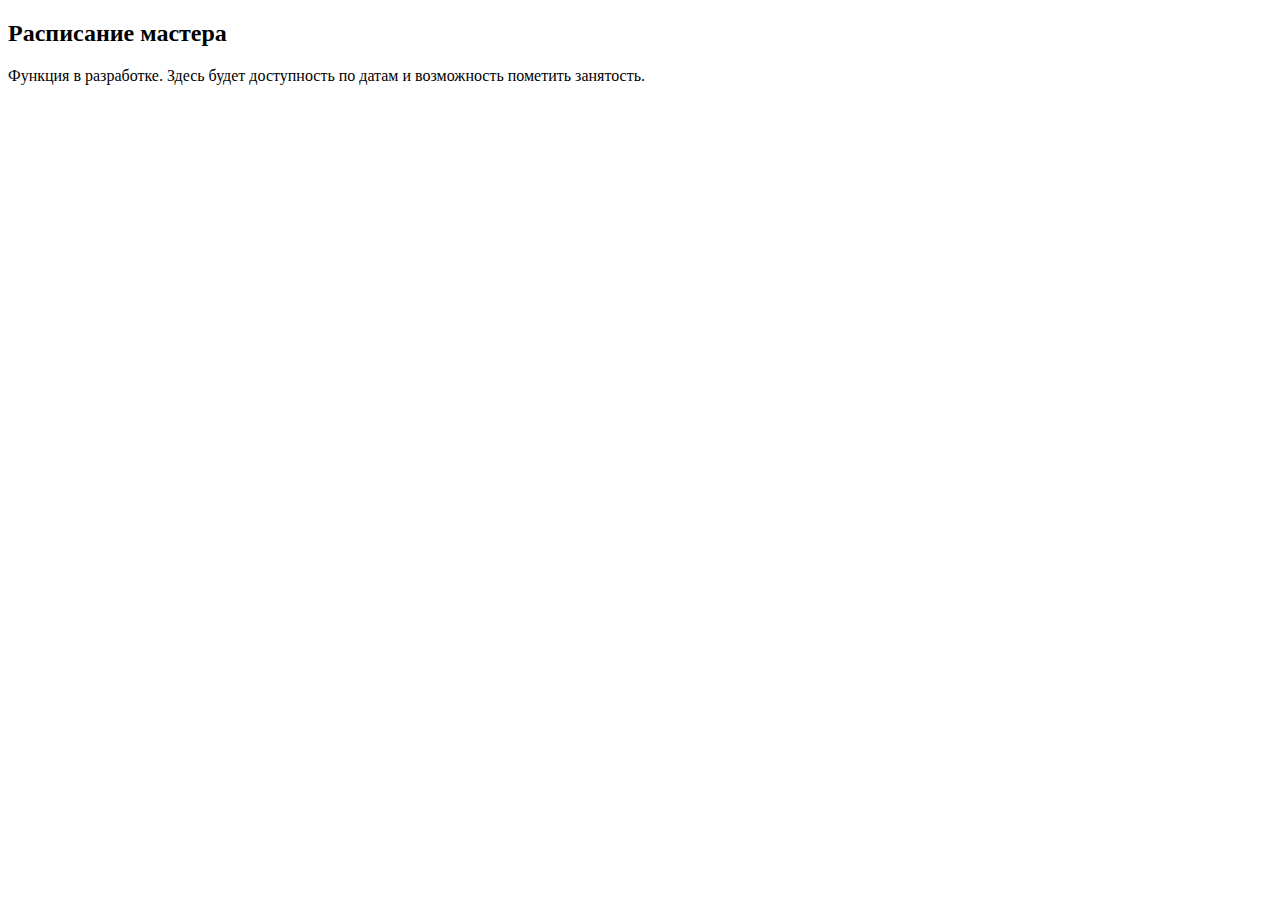
<file: templates/admin_panel.html>
<!DOCTYPE html>
<html>
<head>
    <title>Админ-панель</title>
</head>
<body>
    <h2>Расписание мастера</h2>
    <p>Функция в разработке. Здесь будет доступность по датам и возможность пометить занятость.</p>
</body>
</html>
</file>
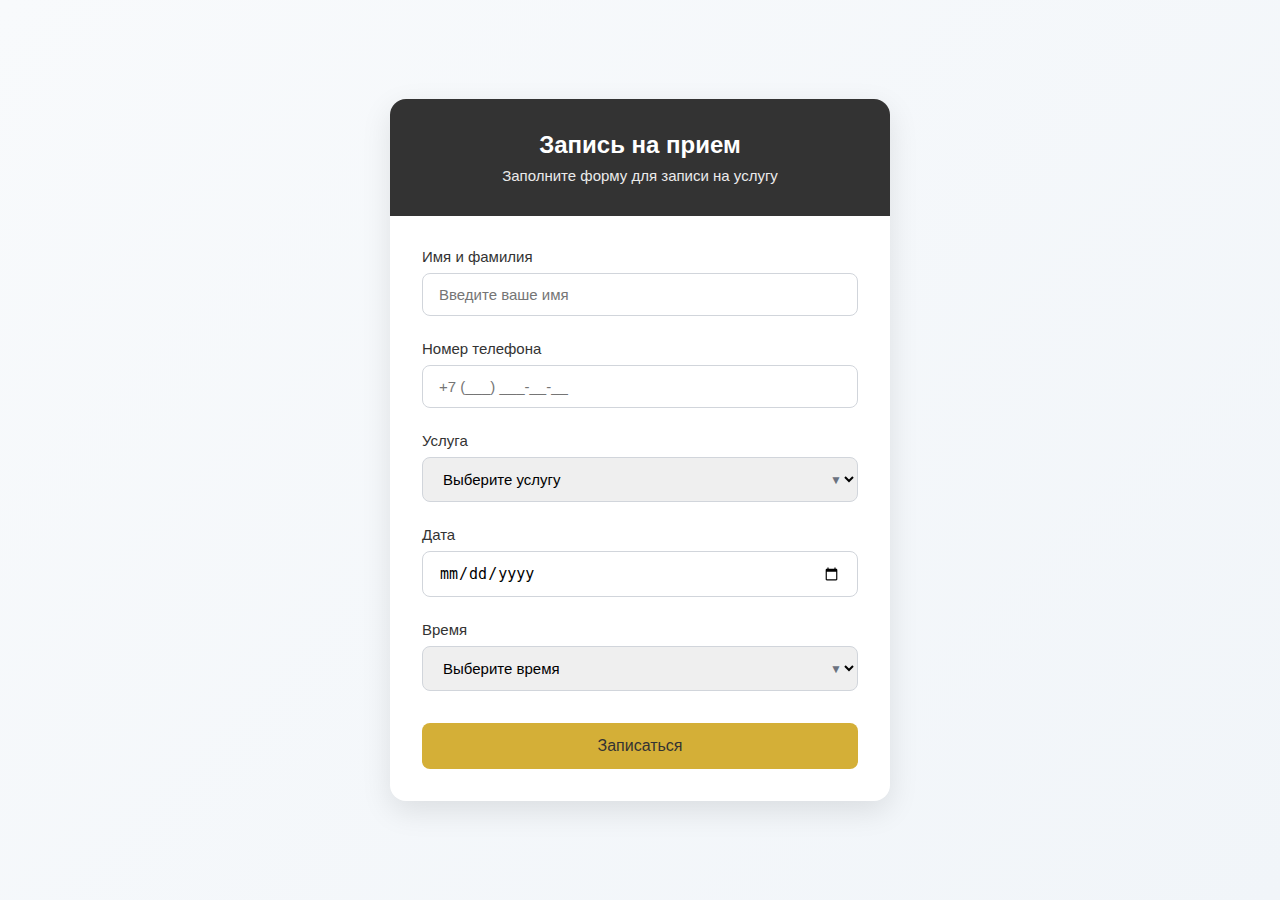
<file: templates/login.html>
<!DOCTYPE html>
<html>
<head>
    <meta charset="UTF-8">
    <title>Запись</title>
    <link rel="stylesheet" href="/static/css/style1.css">
</head>
<body>
  <div class="container">
    <div class="header">
      <h1>Запись на прием</h1>
      <p>Заполните форму для записи на услугу</p>
    </div>

    <section class="booking-form">
      <form action="/book" method="POST" id="appointment-form" class="form">
        <div class="form-group">
          <label for="name">Имя и фамилия</label>
          <input type="text" id="name" class="form-control" placeholder="Введите ваше имя" required>
        </div>
      
        <div class="form-group">
          <label for="phone">Номер телефона</label>
          <input type="tel" id="phone" class="form-control" placeholder="+7 (___) ___-__-__" required>
        </div>
      
        <div class="form-group">
          <label for="service">Услуга</label>
          <div class="select-wrapper">
            <select id="service" class="form-control" required>
              <option value="" disabled selected>Выберите услугу</option>
              <option value="haircut">Стрижка</option>
             <option value="coloring">Окрашивание</option>
              <option value="manicure">Маникюр</option>
              <option value="pedicure">Педикюр</option>
              <option value="massage">Массаж</option>
              <option value="consultation">Консультация</option>
            </select>
          </div>
        </div>
      
        <div class="form-group">
          <label for="date">Дата</label>
          <input type="date" id="date" class="form-control" required>
        </div>
      
        <div class="form-group">
          <label for="time">Время</label>
          <div class="select-wrapper">
            <select id="time" class="form-control" required>
              <option value="" disabled selected>Выберите время</option>
              <option value="09:00">09:00</option>
              <option value="10:00">10:00</option>
              <option value="11:00">11:00</option>
              <option value="12:00">12:00</option>
              <option value="13:00">13:00</option>
              <option value="14:00">14:00</option>
              <option value="15:00">15:00</option>
              <option value="16:00">16:00</option>
              <option value="17:00">17:00</option>
              <option value="18:00">18:00</option>
            </select>
          </div>
        </div>
      
        <button type="submit" class="btn">Записаться</button>
      </form>
    </section>
      <div id="success-message" class="success-message">
        Спасибо! Для потверждения записи нужно потвердить номер телефона!
      </div>
  </div>

  <script>
    document.addEventListener('DOMContentLoaded', function() {
      // Установка минимальной даты - сегодня
      const today = new Date().toISOString().split('T')[0];
      document.getElementById('date').min = today;
      
      // Обработка отправки формы
      const form = document.getElementById('appointment-form');
      const successMessage = document.getElementById('success-message');
      
      form.addEventListener('submit', function(e) {
        e.preventDefault();
        
        // Здесь в реальном приложении вы бы отправляли данные в базу данных
        // Например, с помощью fetch() запроса к API
        
        console.log('Форма отправлена:', {
          name: document.getElementById('name').value,
          phone: document.getElementById('phone').value,
          service: document.getElementById('service').value,
          date: document.getElementById('date').value,
          time: document.getElementById('time').value
        });
        
        // Показываем сообщение об успехе
        form.style.display = 'none';
        successMessage.style.display = 'block';
      });
    });
  </script>
</body>
</html>
</file>
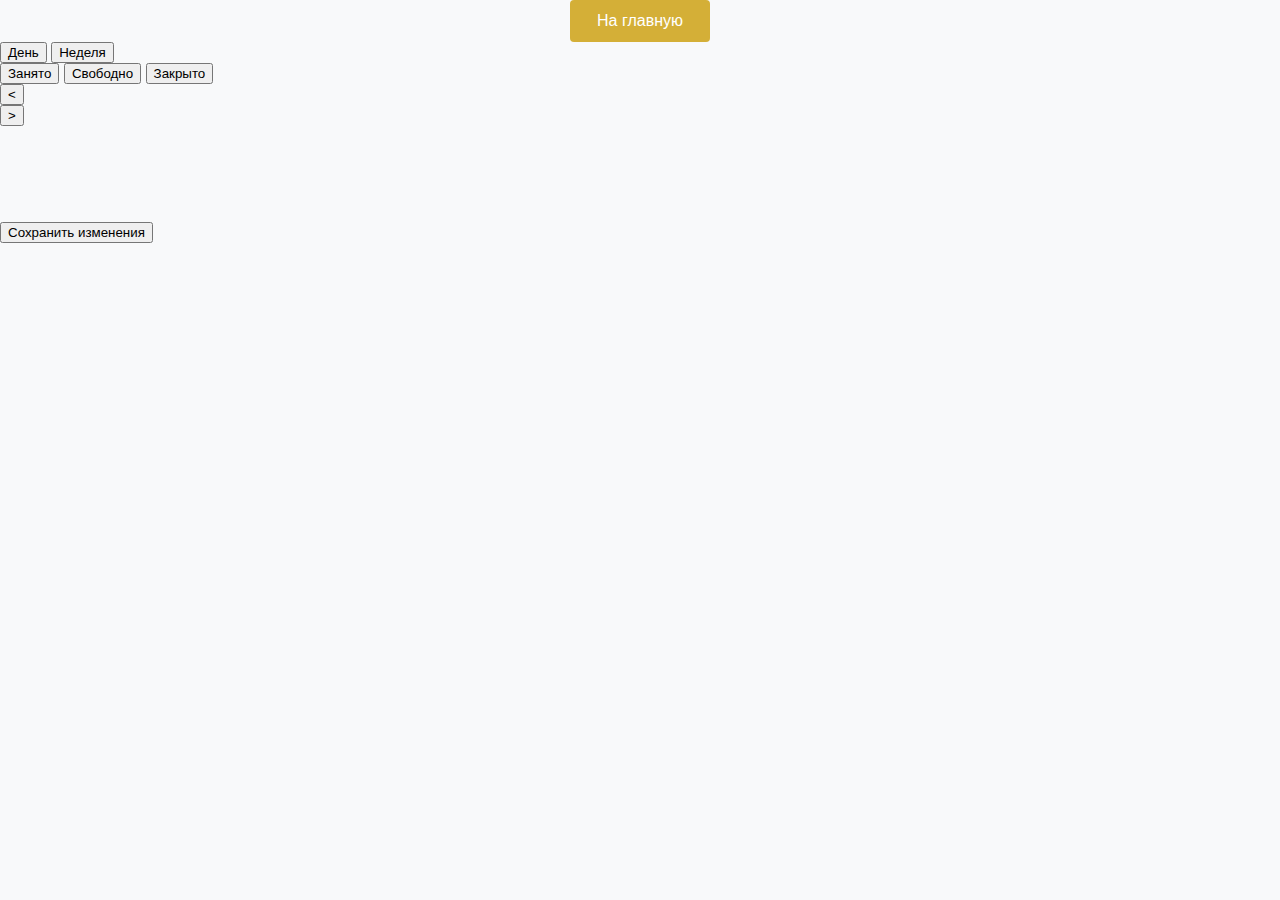
<file: mysite/templates/admin_panel.html>
<!DOCTYPE html>
<html lang="ru">

<head>
  <meta charset="UTF-8" />
  <meta name="viewport" content="width=device-width, initial-scale=1.0" />
  <title>Админ-панель</title>
  <link rel="shortcut icon" href="/static/images/icon.svg" type="image/x-icon" />
  <link rel="stylesheet" href="/static/css/style.css" />
</head>

<body>
  <div class="container" style="padding-bottom: 6rem;">
    <div class="admin-container">
      <a class="btn gray" href="/">На главную</a>

      <div class="controls period">
        <button class="btn period-btn active" data-period="day">День</button>
        <button class="btn period-btn" data-period="week">Неделя</button>
      </div>

      <div class="controls">
        <button class="btn status-btn" data-status="busy">Занято</button>
        <button class="btn status-btn" data-status="free">Свободно</button>
        <button class="btn status-btn" data-status="off">Закрыто</button>
      </div>

      <div class="nav-row">
        <button class="btn nav-btn gray" data-dir="prev">&lt;</button>
        <div class="date-range" id="date-range"></div>
        <button class="btn nav-btn gray" data-dir="next">&gt;</button>
      </div>

      <div class="table-wrapper">
        <div id="table-container"></div>
      </div>

    </div>
  </div>
  <div class="bottom-panel">
    <button class="save-btn btn big-boss-andrey">Сохранить изменения</button>
  </div>
</body>
<script src="/static/js/admin.js"></script>

</html>
</file>
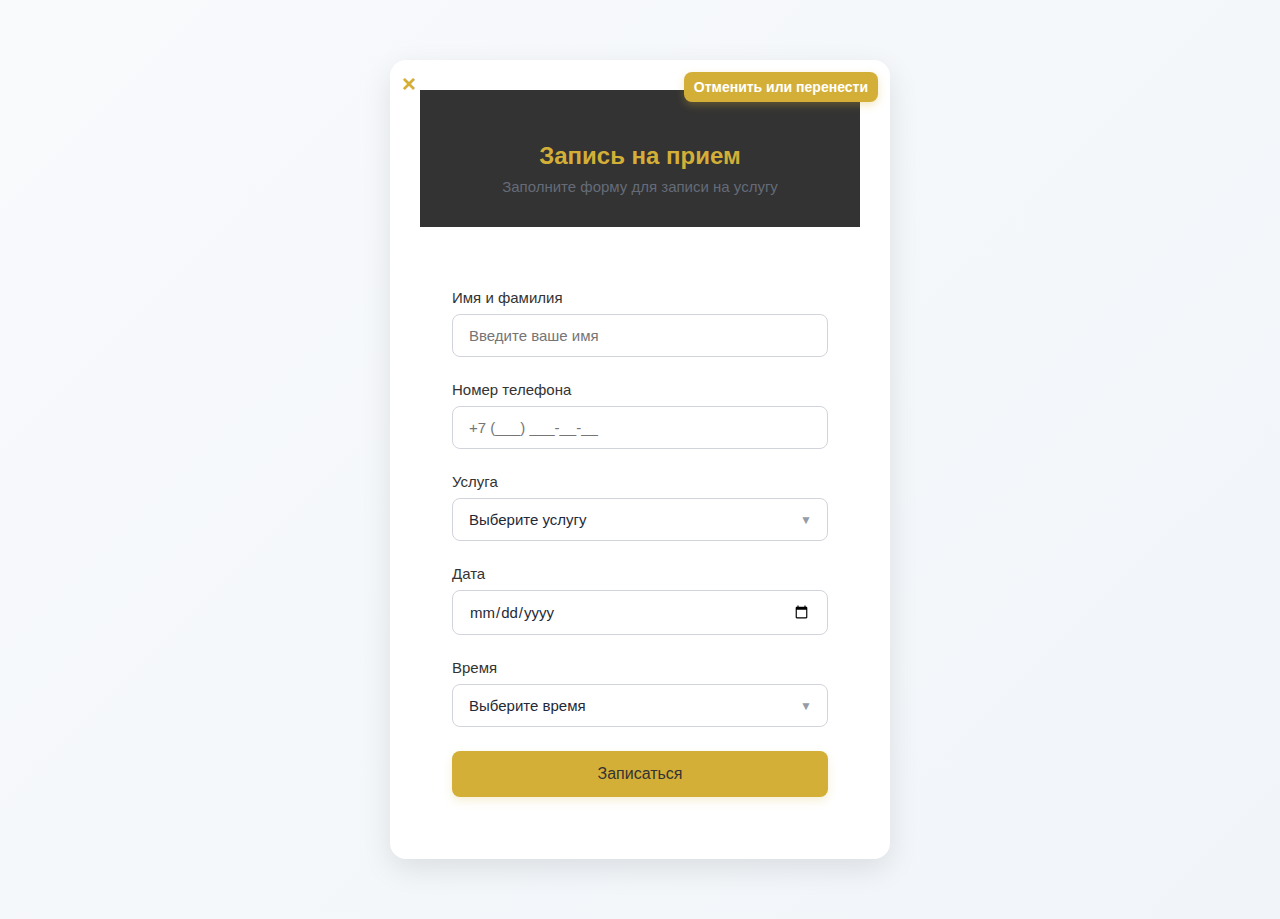
<file: mysite/templates/booking.html>
<!DOCTYPE html>
<html lang="ru">
  <head>
    <meta charset="UTF-8" />
    <meta name="viewport" content="width=device-width, initial-scale=1.0" />
    <title>Запись на прием</title>
    <style>
      /*я не знаю какой шрифт выбрать*/
      * {
        font-family: "Segoe UI", sans-serif;
      }
      :root {
        --primary: #d4af37;
        --primary-light: #f9f5e8;
        --dark: #333333;
        --gray: #6b7280;
        --white: #ffffff;
        --text: #1f2937;
      }

      body {
        font-family: "Segoe UI", Tahoma, Geneva, Verdana, sans-serif;
        background-color: var(--primary-light);
        margin: 0;
        padding: 0;
        color: var(--text);
      }

      .container {
        position: relative;
        max-width: 600px;
        margin: 40px auto;
        padding: 30px;
        background: var(--white);
        border-radius: 14px;
        box-shadow: 0 8px 25px rgba(212, 175, 55, 0.15);
      }

      .close-btn {
        position: absolute;
        top: 12px;
        left: 12px;
        width: auto;
        height: auto;
        color: var(--primary);
        font-weight: bold;
        font-size: 24px;
        background-color: transparent;
        border: none;
        display: flex;
        align-items: center;
        justify-content: center;
        transition: color 0.3s ease, transform 0.2s ease;
        cursor: pointer;
        line-height: 1;
        text-decoration: none;
      }

      .close-btn:hover {
        color: #c09f2e;
        transform: translateY(-1px);
      }

      .top-right-btn {
        position: absolute;
        top: 12px;
        right: 12px;
        padding: 7px 10px;
        background-color: var(--primary);
        color: var(--white);
        text-decoration: none;
        font-weight: bold;
        font-size: 14px;
        border-radius: 8px;
        box-shadow: 0 3px 8px rgba(212, 175, 55, 0.3);
        transition: background-color 0.3s ease, transform 0.2s ease;
      }

      .top-right-btn:hover {
        background-color: #c09f2e;
        transform: translateY(-1px);
      }

      .header {
        text-align: center;
        margin-bottom: 30px;
      }

      .header h1 {
        margin: 20px 0 0;
        font-size: 30px;
        color: var(--primary);
        font-weight: 600;
      }

      .header p {
        margin: 5px 0 0;
        color: var(--gray);
        font-size: 16px;
      }

      .btns_for_selection {
        display: block;
        width: 95%;
        padding: 16px;
        background-color: var(--primary);
        color: var(--white);
        font-size: 18px;
        font-weight: bold;
        border: none;
        border-radius: 10px;
        cursor: pointer;
        text-align: center;
        text-decoration: none;
        box-shadow: 0 4px 10px rgba(212, 175, 55, 0.2);
        transition: background-color 0.3s, transform 0.2s;
        margin-bottom: 16px;
      }

      .btns_for_selection:last-child {
        margin-bottom: 0;
      }

      .btns_for_selection:hover {
        background-color: #c09f2e;
        transform: translateY(-2px);
      }

      .buttons-container {
        display: flex;
        flex-direction: column;
        gap: 12px;
      }

      .booking-form {
        margin-top: 20px;
      }

      .form-group {
        margin-bottom: 22px;
      }

      label {
        display: block;
        margin-bottom: 8px;
        font-weight: 600;
        color: var(--dark);
      }

      .form-control {
        width: 100%;
        padding: 12px 14px;
        border: 1px solid #ddd;
        border-radius: 10px;
        font-size: 16px;
        color: var(--text);
        background-color: var(--white);
        box-sizing: border-box;
        transition: border-color 0.3s, box-shadow 0.3s;
      }

      .form-control:focus {
        outline: none;
        border-color: var(--primary);
        box-shadow: 0 0 0 3px rgba(212, 175, 55, 0.2);
      }

      .select-wrapper {
        position: relative;
      }

      .select-wrapper::after {
        content: "▼";
        font-size: 10px;
        color: var(--gray);
        position: absolute;
        right: 14px;
        top: 50%;
        transform: translateY(-50%);
        pointer-events: none;
        opacity: 0.7;
      }

      select.form-control {
        appearance: none;
        -webkit-appearance: none;
        background: transparent;
      }

      .btn {
        display: block;
        width: 100%;
        padding: 14px;
        background-color: var(--primary);
        color: var(--white);
        font-size: 18px;
        font-weight: bold;
        border: none;
        border-radius: 10px;
        cursor: pointer;
        transition: background-color 0.3s, transform 0.2s;
        box-shadow: 0 4px 10px rgba(212, 175, 55, 0.2);
      }

      .btn:hover {
        background-color: #c09f2e;
        transform: translateY(-2px);
      }

      .success-message {
        display: none;
        text-align: center;
        font-size: 18px;
        color: var(--primary);
        margin-top: 25px;
        padding: 18px;
        background-color: var(--primary-light);
        border: 1px solid #e6d8a8;
        border-radius: 10px;
        font-weight: 500;
      }
    </style>

    <link rel="stylesheet" href="/static/css/style1.css" />
  </head>
  <body>
    <div class="container">
      <div class="close-btn" onclick="window.history.back()">×</div>
      <a href="canceling or rescheduling.html" class="top-right-btn"
        >Отменить или перенести</a
      >

      <div class="header">
        <h1>Запись на прием</h1>
        <p>Заполните форму для записи на услугу</p>
      </div>

      <section class="booking-form">
        <form action="/book" method="POST" id="appointment-form" class="form">
          <div class="form-group">
            <label for="name">Имя и фамилия</label>
            <input
              type="text"
              id="name"
              class="form-control"
              placeholder="Введите ваше имя"
              required
            />
          </div>

          <div class="form-group">
            <label for="phone">Номер телефона</label>
            <input
              type="tel"
              id="phone"
              class="form-control"
              placeholder="+7 (___) ___-__-__"
              required
            />
          </div>

          <div class="form-group">
            <label for="service">Услуга</label>
            <div class="select-wrapper">
              <select id="service" class="form-control" required>
                <option value="" disabled selected>Выберите услугу</option>
                <option value="haircut">Стрижка</option>
                <option value="coloring">Окрашивание</option>
                <option value="manicure">Маникюр</option>
                <option value="pedicure">Педикюр</option>
                <option value="massage">Массаж</option>
                <option value="consultation">Консультация</option>
              </select>
            </div>
          </div>

          <div class="form-group">
            <label for="date">Дата</label>
            <input type="date" id="date" class="form-control" required />
          </div>

          <div class="form-group">
            <label for="time">Время</label>
            <div class="select-wrapper">
              <select id="time" class="form-control" required>
                <option value="" disabled selected>Выберите время</option>
                <option value="09:00">09:00</option>
                <option value="10:00">10:00</option>
                <option value="11:00">11:00</option>
                <option value="12:00">12:00</option>
                <option value="13:00">13:00</option>
                <option value="14:00">14:00</option>
                <option value="15:00">15:00</option>
                <option value="16:00">16:00</option>
                <option value="17:00">17:00</option>
                <option value="18:00">18:00</option>
              </select>
            </div>
          </div>

          <button type="submit" class="btn">Записаться</button>
        </form>
      </section>

      <div id="success-message" class="success-message">
        Спасибо! Для подтверждения записи нужно подтвердить номер телефона!
      </div>
    </div>

    <script>
      document.addEventListener("DOMContentLoaded", function () {
        const today = new Date().toISOString().split("T")[0];
        document.getElementById("date").min = today;

        const form = document.getElementById("appointment-form");
        const successMessage = document.getElementById("success-message");

        form.addEventListener("submit", function (e) {
          e.preventDefault();

          console.log("Форма отправлена:", {
            name: document.getElementById("name").value,
            phone: document.getElementById("phone").value,
            service: document.getElementById("service").value,
            date: document.getElementById("date").value,
            time: document.getElementById("time").value,
          });

          form.style.display = "none";
          successMessage.style.display = "block";
        });
      });
    </script>
  </body>
</html>
</file>
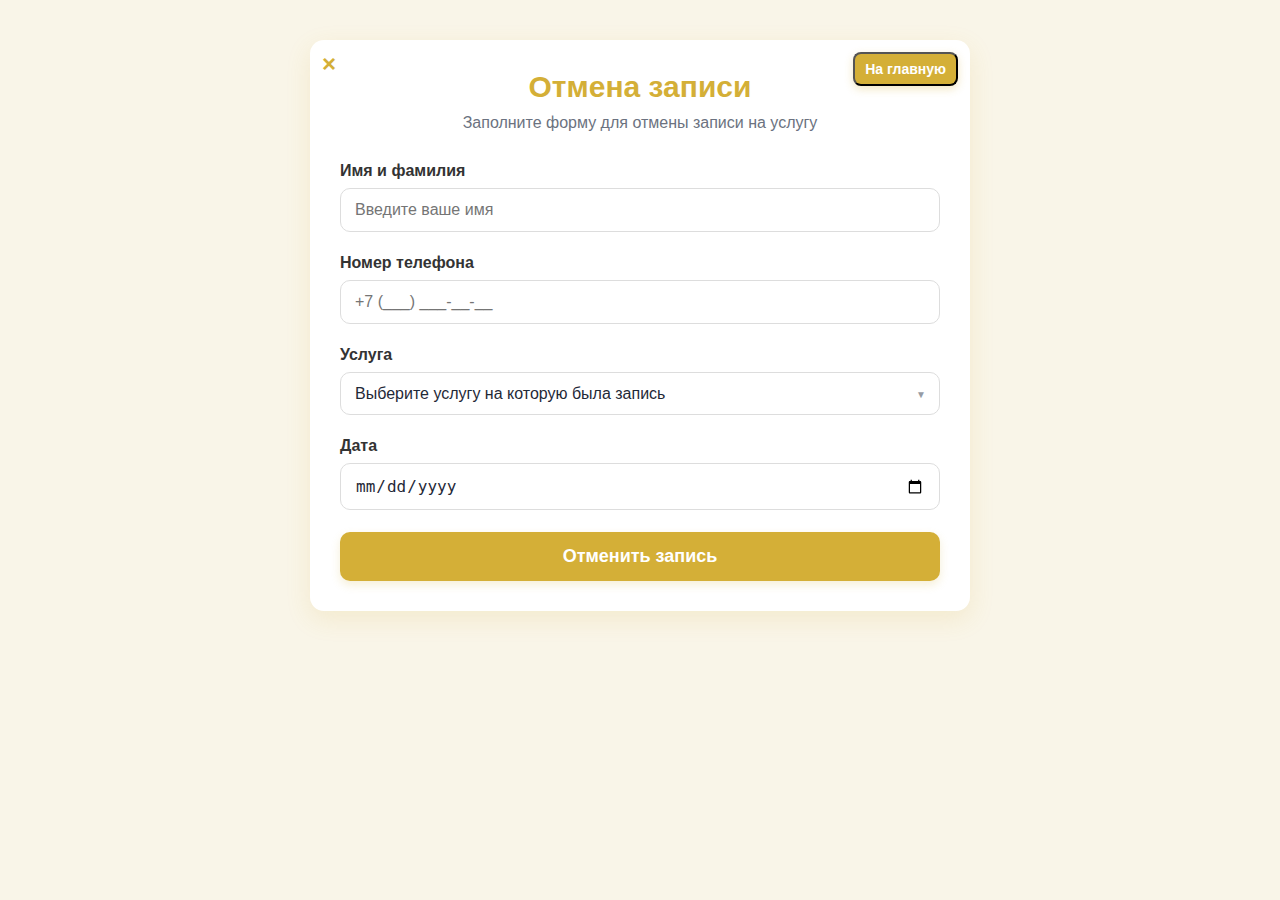
<file: mysite/templates/canceling.html>
<!DOCTYPE html>
<html lang="ru">
<head>
  <meta charset="UTF-8" />
  <meta name="viewport" content="width=device-width, initial-scale=1.0"/>
  <title>Отмена записи</title>
  <style>
    :root {
      --primary: #d4af37;       
      --primary-light: #f9f5e8; 
      --dark: #333333;          
      --gray: #6b7280;          
      --white: #ffffff;         
      --text: #1f2937;          
    }

    body {
      font-family: 'Segoe UI', Tahoma, Geneva, Verdana, sans-serif;
      background-color: var(--primary-light);
      margin: 0;
      padding: 0;
      color: var(--text);
    }

    .container {
      position: relative;
      max-width: 600px;
      margin: 40px auto;
      padding: 30px;
      background: var(--white);
      border-radius: 14px;
      box-shadow: 0 8px 25px rgba(212, 175, 55, 0.15);
    }

    .close-btn {
      position: absolute;
      top: 12px;
      left: 12px;
      width: auto;
      height: auto;
      color: var(--primary);
      font-weight: bold;
      font-size: 24px;
      background-color: transparent;
      border: none;
      display: flex;
      align-items: center;
      justify-content: center;
      transition: color 0.3s ease, transform 0.2s ease;
      cursor: pointer;
      line-height: 1;
      text-decoration: none;
    }

    .close-btn:hover {
      color: #c09f2e;
      transform: translateY(-1px);
    }

    .top-right-btn {
      position: absolute;
      top: 12px;
      right: 12px;
      padding: 7px 10px;
      background-color: var(--primary);
      color: var(--white);
      text-decoration: none;
      font-weight: bold;
      font-size: 14px;
      border-radius: 8px;
      box-shadow: 0 3px 8px rgba(212, 175, 55, 0.3);
      transition: background-color 0.3s ease, transform 0.2s ease;
    }

    .top-right-btn:hover {
      background-color: #c09f2e;
      transform: translateY(-1px);
    }

    .header {
      text-align: center;
      margin-bottom: 30px;
    }

    .header h1 {
      margin: 0;
      font-size: 30px;
      color: var(--primary);
      font-weight: 600;
    }

    .header p {
      margin: 10px 0 0;
      color: var(--gray);
      font-size: 16px;
    }

    
    .btns_for_selection {
      display: block;
      width: 95%;
      padding: 16px;
      background-color: var(--primary);
      color: var(--white);
      font-size: 18px;
      font-weight: bold;
      border: none;
      border-radius: 10px;
      cursor: pointer;
      text-align: center;
      text-decoration: none;
      box-shadow: 0 4px 10px rgba(212, 175, 55, 0.2);
      transition: background-color 0.3s, transform 0.2s;
      margin-bottom: 16px; 
    }

    .btns_for_selection:last-child {
      margin-bottom: 0;
    }

    .btns_for_selection:hover {
      background-color: #c09f2e;
      transform: translateY(-2px);
    }

    .buttons-container {
      display: flex;
      flex-direction: column;
      gap: 12px; 
    }

    
    .booking-form {
      margin-top: 20px;
    }

    .form-group {
      margin-bottom: 22px;
    }

    label {
      display: block;
      margin-bottom: 8px;
      font-weight: 600;
      color: var(--dark);
    }

    .form-control {
      width: 100%;
      padding: 12px 14px;
      border: 1px solid #ddd;
      border-radius: 10px;
      font-size: 16px;
      color: var(--text);
      background-color: var(--white);
      box-sizing: border-box;
      transition: border-color 0.3s, box-shadow 0.3s;
    }

    .form-control:focus {
      outline: none;
      border-color: var(--primary);
      box-shadow: 0 0 0 3px rgba(212, 175, 55, 0.2);
    }

    .select-wrapper {
      position: relative;
    }

    .select-wrapper::after {
      content: '▼';
      font-size: 10px;
      color: var(--gray);
      position: absolute;
      right: 14px;
      top: 50%;
      transform: translateY(-50%);
      pointer-events: none;
      opacity: 0.7;
    }

    select.form-control {
      appearance: none;
      -webkit-appearance: none;
      background: transparent;
    }

    .btn {
      display: block;
      width: 100%;
      padding: 14px;
      background-color: var(--primary);
      color: var(--white);
      font-size: 18px;
      font-weight: bold;
      border: none;
      border-radius: 10px;
      cursor: pointer;
      transition: background-color 0.3s, transform 0.2s;
      box-shadow: 0 4px 10px rgba(212, 175, 55, 0.2);
    }

    .btn:hover {
      background-color: #c09f2e;
      transform: translateY(-2px);
    }

    .success-message {
      display: none;
      text-align: center;
      font-size: 18px;
      color: var(--primary);
      margin-top: 25px;
      padding: 18px;
      background-color: var(--primary-light);
      border: 1px solid #e6d8a8;
      border-radius: 10px;
      font-weight: 500;
    }
  </style>
</head>
<body>

  <div class="container">

    <div class="close-btn" onclick="window.history.back()">×</div>

    <div>
            <form action="{{ url_for('home')}}">
            <button class="top-right-btn" , type="submit">На главную</button>
          </form>
    </div>

    <div class="header">
      <h1>Отмена записи</h1>
      <p>Заполните форму для отмены записи на услугу</p>
    </div>

    <section class="booking-form">
      <form action="/book" method="POST" id="appointment-form" class="form">
        <div class="form-group">
          <label for="name">Имя и фамилия</label>
          <input type="text" id="name" class="form-control" placeholder="Введите ваше имя" required>
        </div>
      
        <div class="form-group">
          <label for="phone">Номер телефона</label>
          <input type="tel" id="phone" class="form-control" placeholder="+7 (___) ___-__-__" required>
        </div>
      
        <div class="form-group">
          <label for="service">Услуга</label>
          <div class="select-wrapper">
            <select id="service" class="form-control" required>
              <option value="" disabled selected>Выберите услугу на которую была запись</option>
              <option value="haircut">Стрижка</option>
              <option value="coloring">Окрашивание</option>
              <option value="manicure">Маникюр</option>
              <option value="pedicure">Педикюр</option>
              <option value="massage">Массаж</option>
              <option value="consultation">Консультация</option>
            </select>
          </div>
        </div>
      
        <div class="form-group">
          <label for="date">Дата</label>
          <input type="date" id="date" class="form-control" required>
        </div>
      
        <button type="submit" class="btn">Отменить запись</button>
      </form>
    </section>

    <div id="success-message" class="success-message">
      Спасибо! Для подтверждения отмены записи нужно подтвердить номер телефона!
    </div>

  </div>

  <script>
    document.addEventListener('DOMContentLoaded', function() {
      
      const today = new Date().toISOString().split('T')[0];
      document.getElementById('date').min = today;
      
      const form = document.getElementById('appointment-form');
      const successMessage = document.getElementById('success-message');
      
      form.addEventListener('submit', function(e) {
        e.preventDefault();
        
        console.log('Форма отправлена:', {
          name: document.getElementById('name').value,
          phone: document.getElementById('phone').value
        });
        

        form.style.display = 'none';
        successMessage.style.display = 'block';
      });
    });
  </script>

</body>
</html>
</file>
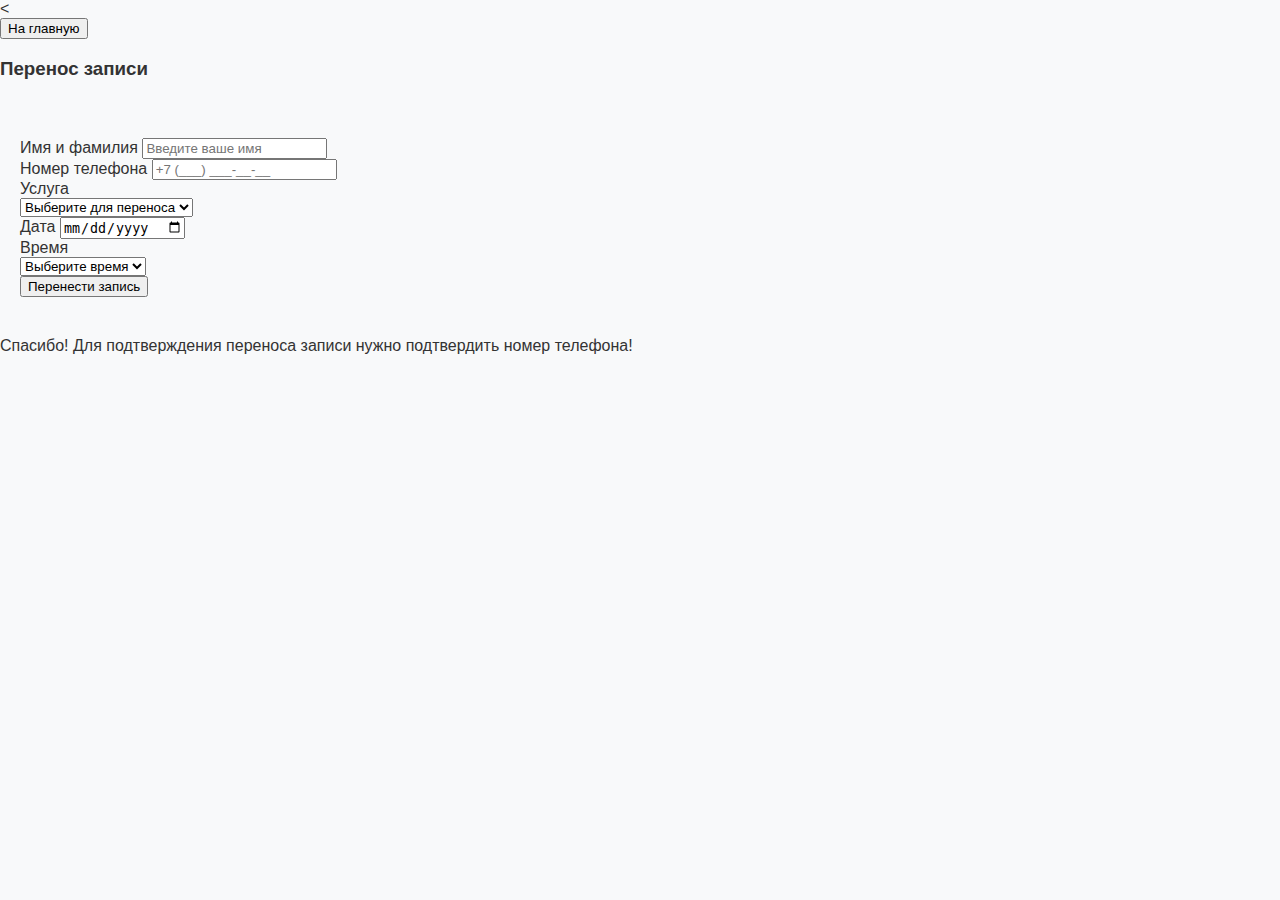
<file: mysite/templates/rescheduling.html>
<!DOCTYPE html>
<html lang="ru">

<head>
  <meta charset="UTF-8" />
  <meta name="viewport" content="width=device-width, initial-scale=1.0" />
  <title>Отмена записи</title>
  <link rel="stylesheet" href="/static/css/style.css" />
  <link rel="shortcut icon" href="/static/images/icon.svg" type="image/x-icon" />
</head>

<body>

  <div class="container">
    <div class="form-container">
      <div class="close-btn" onclick="window.history.back()">&lt;</div>

      <div class="buttons-container">
        <form action="{{ url_for('home') }}">
          <button class="top-right-btn" type="submit">На главную</button>
        </form>
      </div>

      <div class="header">
        <h3>Перенос записи</h3>
      </div>

      <section class="booking-form">
        <form action="/book" method="POST" id="appointment-form" class="form">
          <div class="form-group">
            <label for="name">Имя и фамилия</label>
            <input type="text" id="name" class="form-control" placeholder="Введите ваше имя" required>
          </div>

          <div class="form-group">
            <label for="phone">Номер телефона</label>
            <input type="tel" id="phone" class="form-control" placeholder="+7 (___) ___-__-__" required>
          </div>

          <div class="form-group">
            <label for="service">Услуга</label>
            <div class="select-wrapper">
              <select id="service" class="form-control" required>
                <option value="" disabled selected>Выберите для переноса</option>
                <option value="haircut">Стрижка</option>
                <option value="coloring">Окрашивание</option>
                <option value="manicure">Маникюр</option>
                <option value="pedicure">Педикюр</option>
                <option value="massage">Массаж</option>
                <option value="consultation">Консультация</option>
              </select>
            </div>
          </div>

          <div class="form-group">
            <label for="date">Дата</label>
            <input type="date" id="date" class="form-control" required>
          </div>
          <div class="form-group mb">
            <label for="time">Время</label>
            <div class="select-wrapper">
              <select id="time" class="form-control" required>
                <option value="" disabled selected>Выберите время</option>
                <option value="09:00">09:00</option>
                <option value="10:00">10:00</option>
                <option value="11:00">11:00</option>
                <option value="12:00">12:00</option>
                <option value="13:00">13:00</option>
                <option value="14:00">14:00</option>
                <option value="15:00">15:00</option>
                <option value="16:00">16:00</option>
                <option value="17:00">17:00</option>
                <option value="18:00">18:00</option>
              </select>
            </div>
          </div>
          <button type="submit" class="btn">Перенести запись</button>
        </form>
      </section>

      <div id="success-message" class="success-message">
        Спасибо! Для подтверждения переноса записи нужно подтвердить номер телефона!
      </div>
    </div>
  </div>

  <script>
    document.addEventListener('DOMContentLoaded', function () {

      const today = new Date().toISOString().split('T')[0];
      document.getElementById('date').min = today;

      const form = document.getElementById('appointment-form');
      const successMessage = document.getElementById('success-message');

      form.addEventListener('submit', function (e) {
        e.preventDefault();

        console.log('Форма отправлена:', {
          name: document.getElementById('name').value,
          phone: document.getElementById('phone').value
        });


        form.style.display = 'none';
        successMessage.style.display = 'block';
      });
    });
  </script>

</body>

</html>
</file>
<file: static/css/style1.css>
:root {
      --primary: #d4af37;
      --primary-light: #f9f5e8;
      --dark: #333333;
      --gray: #6b7280;
      --white: #ffffff;
      --text: #1f2937;
    }
    
    * {
      margin: 0;
      padding: 0;
      box-sizing: border-box;
    }
    
    body {
      font-family: 'Inter', sans-serif;
      background: linear-gradient(135deg, #f8fafc 0%, #f1f5f9 100%);
      min-height: 100vh;
      display: flex;
      justify-content: center;
      align-items: center;
      padding: 20px;
    }
    
    .container {
      width: 100%;
      max-width: 500px;
      background: var(--white);
      border-radius: 16px;
      box-shadow: 0 10px 30px rgba(0, 0, 0, 0.1);
      overflow: hidden;
    }
    
    .header {
      background: var(--dark);
      color: var(--white);
      padding: 32px;
      text-align: center;
    }
    
    .header h1 {
      font-size: 24px;
      font-weight: 600;
      margin-bottom: 8px;
    }
    
    .header p {
      font-size: 15px;
      opacity: 0.9;
    }
    
    .form {
      padding: 32px;
    }
    
    .form-group {
      margin-bottom: 24px;
    }
    
    .form-group label {
      display: block;
      margin-bottom: 8px;
      color: var(--dark);
      font-size: 15px;
      font-weight: 500;
    }
    
    .form-control {
      width: 100%;
      padding: 12px 16px;
      border: 1px solid #d1d5db;
      border-radius: 8px;
      font-size: 15px;
      transition: all 0.2s;
      outline: none;
    }
    
    .form-control:focus {
      border-color: var(--primary);
      box-shadow: 0 0 0 3px var(--primary-light);
    }
    
    .select-wrapper {
      position: relative;
    }
    
    .select-wrapper::after {
      content: '▼';
      position: absolute;
      right: 16px;
      top: 50%;
      transform: translateY(-50%);
      color: var(--gray);
      pointer-events: none;
      font-size: 12px;
    }
    
    .btn {
      background: var(--primary);
      color: var(--dark);
      border: none;
      padding: 14px 24px;
      border-radius: 8px;
      font-size: 16px;
      font-weight: 500;
      cursor: pointer;
      width: 100%;
      transition: all 0.2s;
      margin-top: 8px;
    }
    
    .btn:hover {
      background: #c19d2f;
      transform: translateY(-1px);
      box-shadow: 0 4px 12px rgba(212, 175, 55, 0.3);
    }
    
    .success-message {
      display: none;
      text-align: center;
      color: #059669;
      padding: 20px;
      background: #ecfdf5;
      border-radius: 8px;
      margin: 20px;
      font-size: 16px;
      border-left: 4px solid var(--primary);
    }
    
    @media (max-width: 480px) {
      .form {
        padding: 24px;
      }
      
      .header {
        padding: 24px;
      }
    }
</file>
<file: static/css/style.css>
body {
    font-family: 'Arial', sans-serif;
    background: #f8f9fa;
    color: #333;
    margin: 0;
    padding: 0;

}

section {
    padding: 40px 20px;
}

h2 {
    font-size: 28px;
    text-align: center;
    margin-bottom: 20px;
}

.gallery {
    display: flex;
    flex-wrap: wrap;
    justify-content: center;
    gap: 20px;
}

.work-card {
    width: 200px;
    box-shadow: 0 4px 6px rgba(0,0,0,0.1);
    background: white;
    border-radius: 8px;
    overflow: hidden;
    transition: transform 0.2s ease;
    text-align: center;
}

.work-card:hover {
    transform: scale(1.05);
}

.work-card img {
    width: 100%;
    height: auto;
    display: block;
}

a {
font-family: 'Roboto', 'Segoe UI', sans-serif;
      text-decoration: none;
      background: #d4af37;
      color: white;
      border: none;
      padding: 12px 20px;
      border-radius: 4px;
      cursor: pointer;
      font-size: 16px;
      font-weight: 500;
      width: 100px;
      position: relative;
      align-items: center;
      display: block;
      justify-content: center;
      margin: 0 auto;
      text-align: center;
}




header {
    background-color: #fff;
    box-shadow: 0 2px 5px rgba(0,0,0,0.1);
    padding: 1rem 2rem;
    display: flex;
    align-items: center;
    justify-content: space-between;
}

header img {
    height: 60px;
}

.hero {
    text-align: center;
    padding: 2rem;
    background: linear-gradient(135deg, #f6d365 0%, #fda085 100%);
    color: white;
}

.gallery {
    display: flex;
    flex-wrap: wrap;
    justify-content: center;
    padding: 2rem;
    gap: 1rem;
}

.gallery-item {
    width: 250px;
    background: white;
    box-shadow: 0 0 10px rgba(0,0,0,0.05);
    border-radius: 8px;
    overflow: hidden;
    transition: transform 0.3s;
}

.gallery-item:hover {
    transform: scale(1.05);
}

.gallery-item img {
    width: 100%;
    display: block;
}

.gallery-item .info {
    padding: 1rem;
    font-size: 0.9rem;
    color: #555;
}

footer {
    background: #222;
    color: white;
    text-align: center;
    padding: 1rem;
    margin-top: 2rem;
}
</file>
